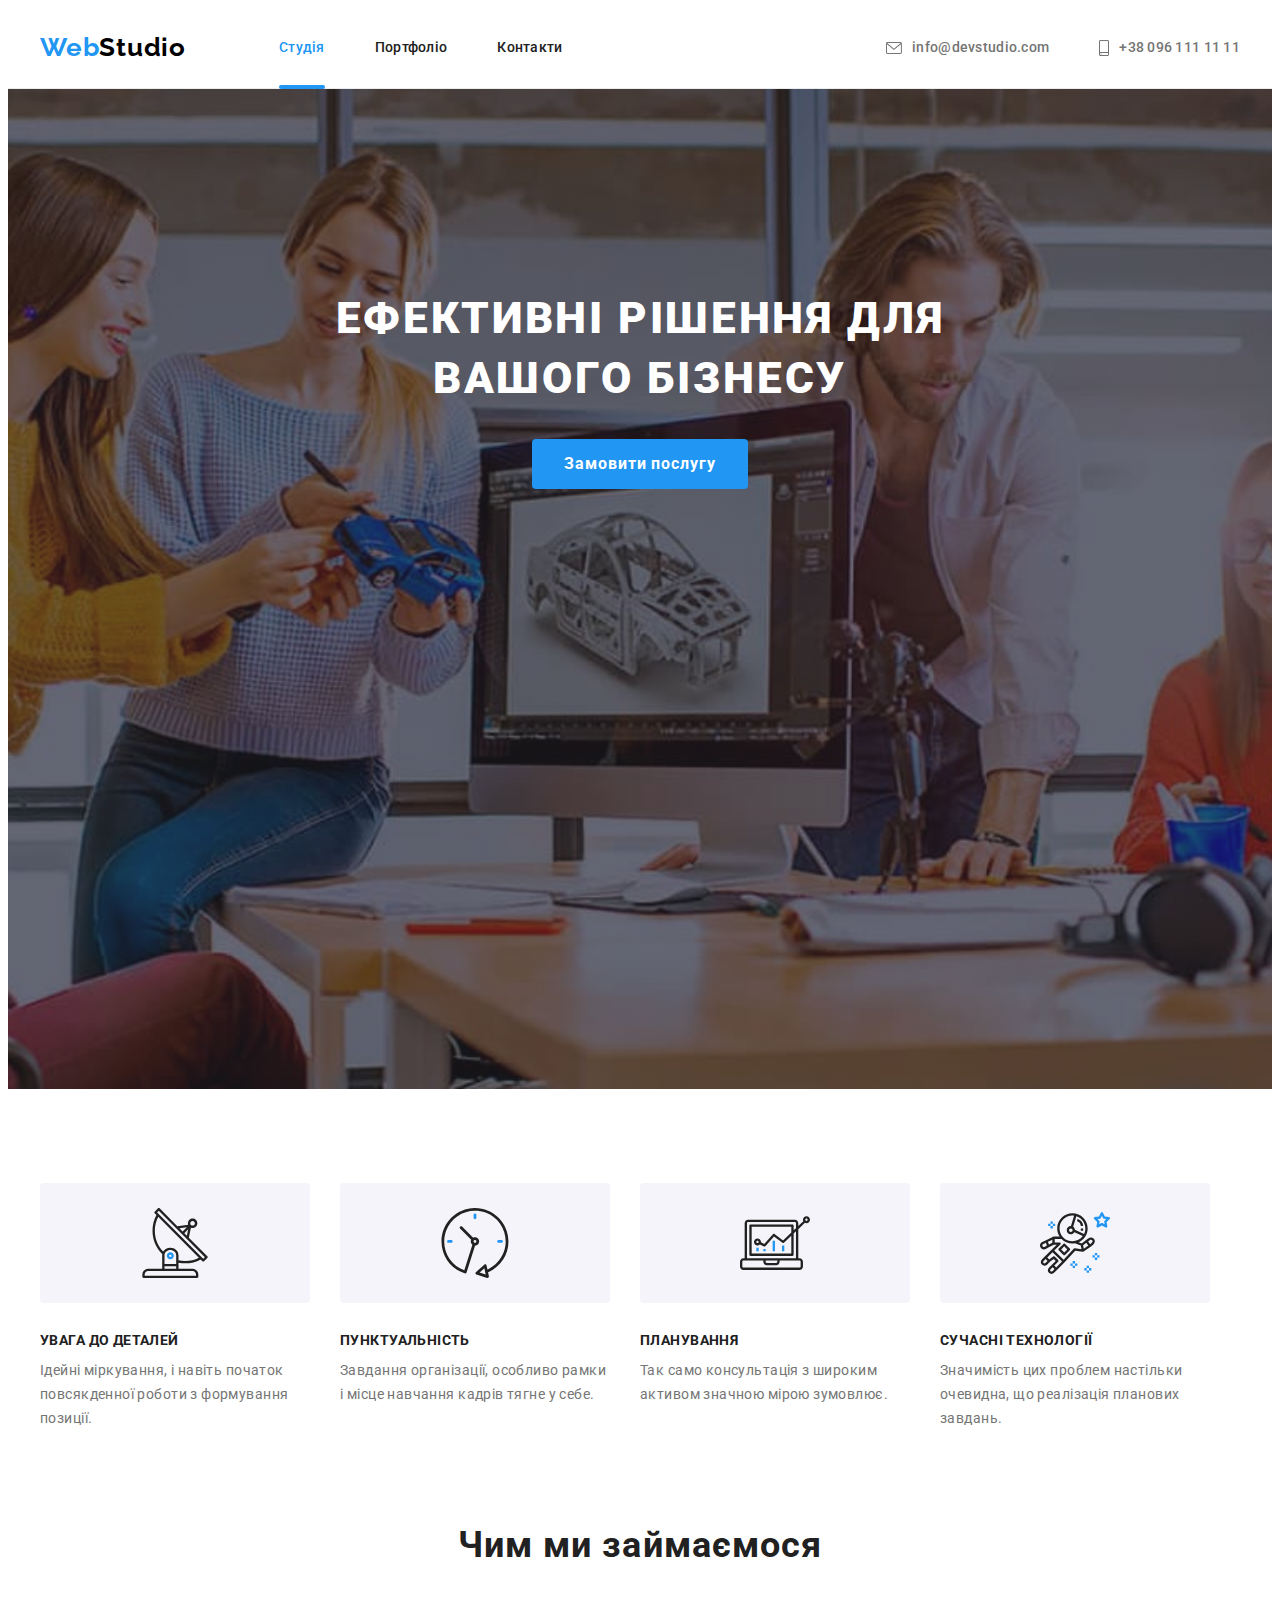
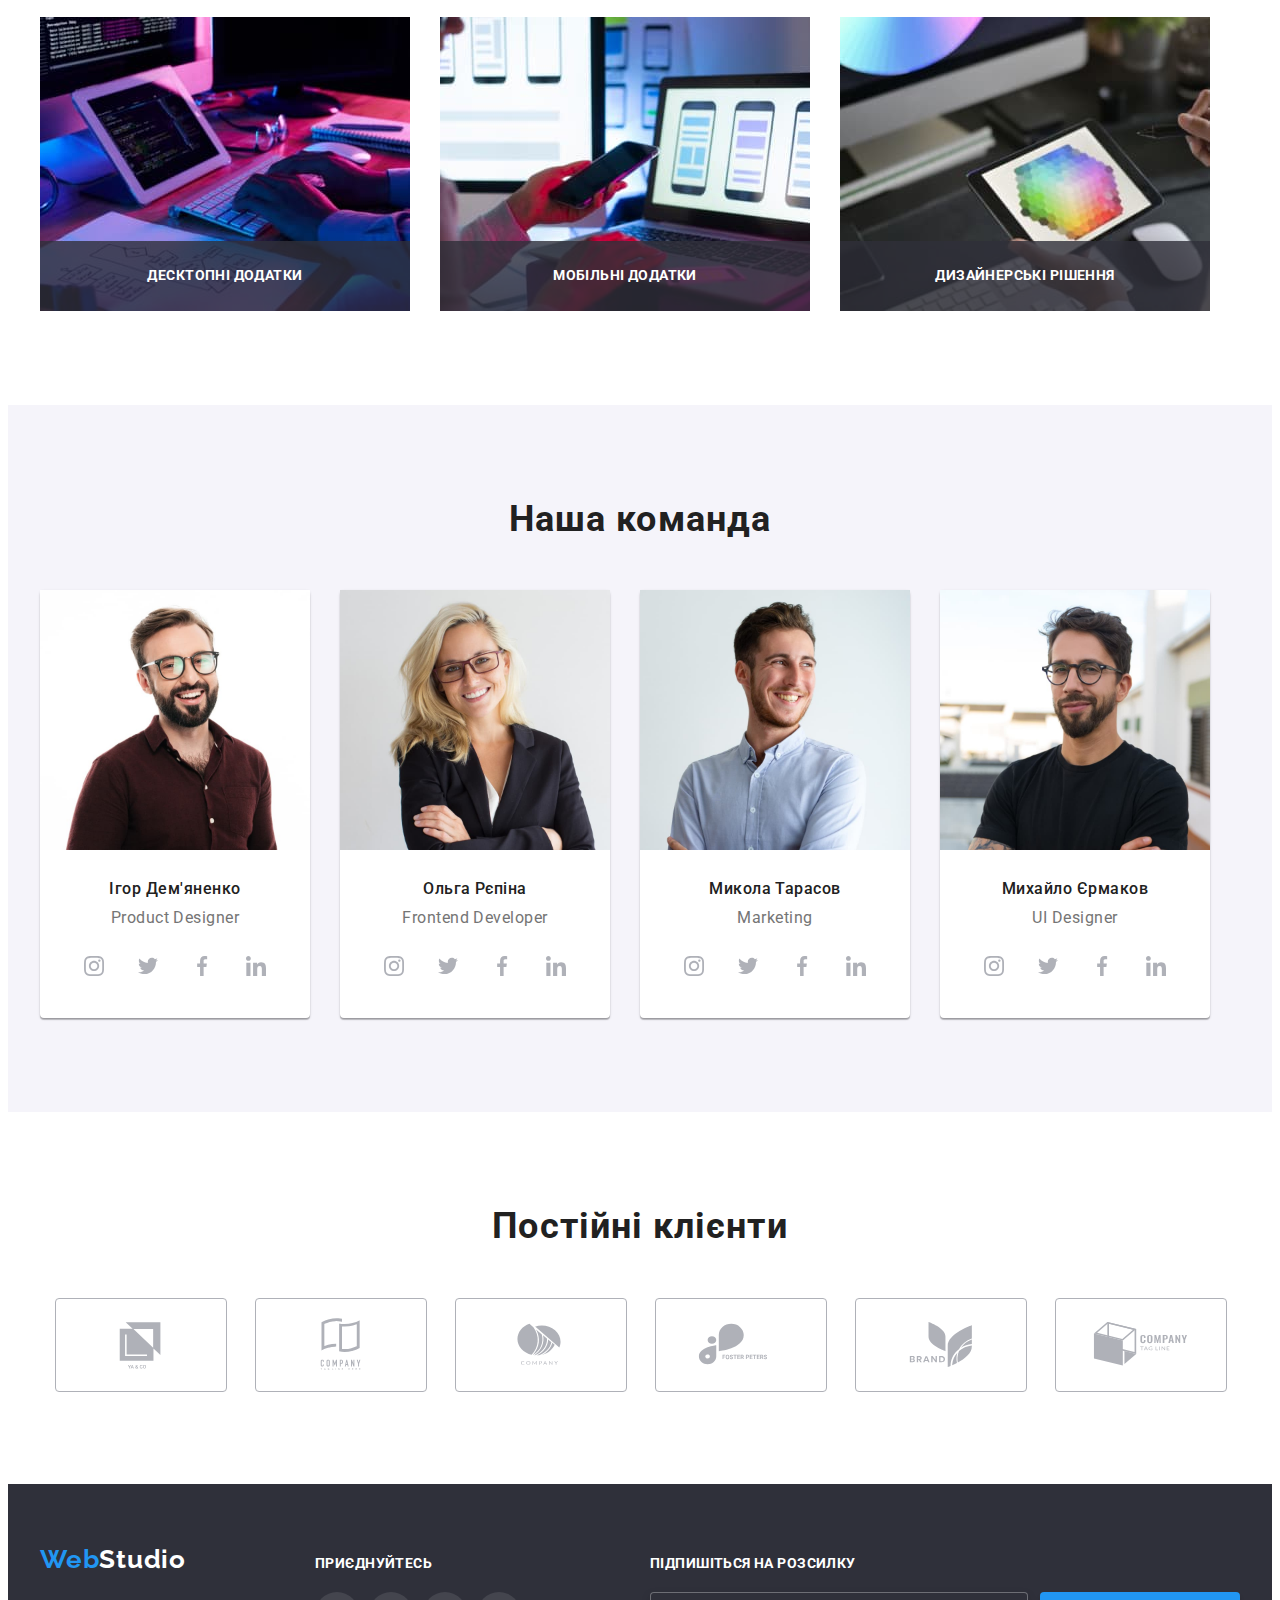
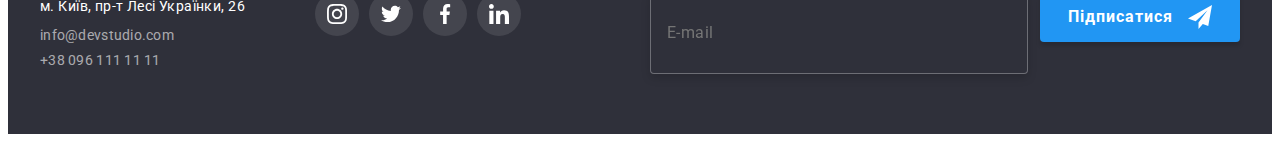
<file: index.html>
<!DOCTYPE html>
<html lang="uk">
  <head>
    <meta charset="UTF-8" />
    <meta http-equiv="X-UA-Compatible" content="IE=edge" />
    <meta name="viewport" content="width=device-width, initial-scale=1.0" />
    <title>Document</title>
    <link rel="preconnect" href="https://fonts.googleapis.com" />
    <link rel="preconnect" href="https://fonts.gstatic.com" crossorigin />
    <link href="https://fonts.googleapis.com/css2?family=Raleway:wght@700&family=Roboto:wght@400;500;700;900&display=swap" rel="stylesheet" />
    <!-- Modern-normalize -->
    <link
      rel="stylesheet"
      href="https://cdnjs.cloudflare.com/ajax/libs/modern-normalize/1.1.0/modern-normalize.min.css"
      integrity="sha512-wpPYUAdjBVSE4KJnH1VR1HeZfpl1ub8YT/NKx4PuQ5NmX2tKuGu6U/JRp5y+Y8XG2tV+wKQpNHVUX03MfMFn9Q=="
      crossorigin="anonymous"
      referrerpolicy="no-referrer"
    />
    <link rel="stylesheet" href="./css/main.min.css" />
    <!-- <link rel="stylesheet" href="./css/styles.css" /> -->
  </head>

  <body>
    <!--Шапка сайта-->
    <header class="header">
      <div class="container header__container">
        <a href="./index.html" class="logo" lang="en"><span class="logo-web">Web</span>Studio</a>
        <nav>
          <ul class="header__list">
            <li class="header__item"><a href="./index.html" class="header__link--act">Студія</a></li>
            <li class="header__item"><a href="./portfolio.html" class="header__link">Портфоліо</a></li>
            <li class="header__item"><a href="" class="header__link">Контакти</a></li>
          </ul>
        </nav>
        <ul class="header-contact">
          <li class="header-contact__item">
            <a href="mailto:info@devstudio.com" class="header-contact__link"
              ><svg class="header-contact__icon" width="16" height="12">
                <use xlink:href="./img/img-dz-four/symbol-defs.svg#email"></use></svg
              >info@devstudio.com</a
            >
          </li>
          <li class="header-contact__item">
            <a href="tel:+380961111111" class="header-contact__link"
              ><svg class="header-contact__icon" width="10" height="16">
                <use xlink:href="./img/img-dz-four/symbol-defs.svg#phone"></use></svg
              >+38 096 111 11 11</a
            >
          </li>
        </ul>
      </div>
    </header>
    <!-- Секция герой -->
    <main class="main-studio">
      <section class="hero bg-hero">
        <div class="hero__container">
          <h1 class="hero__slogan">Ефективні рішення для вашого бізнесу</h1>
          <button class="hero__button" name="choise" value="mainbutton" type="button" data-modal-open>Замовити послугу</button>
        </div>
        <!-- МОДАЛЬНОЕ ОКНО -->
        <div class="backdrop is-hidden" data-modal>
          <div class="modal">
            <button type="button" class="modal__btn" data-modal-close>
              <svg class="modal-btn__icon" width="18" height="18">
                <use xlink:href="./img/img-dz-four/symbol-defs.svg#close"></use>
              </svg>
            </button>
            <form class="register-form" name="register-form">
              <strong class="register-form__heading">Залиште свої дані, ми вам передзвонимо</strong>

              <div class="register-form__group" role="group">
                <label class="register-form__label">
                  <span class="register-form__name">Ім'я</span>
                  <input class="register-form__input" type="text" name="text" />
                  <svg class="register-form__icon" width="18" height="18">
                    <use href="./img/img-dz-four/symbol-defs.svg#icon-man"></use>
                  </svg>
                </label>

                <label class="register-form__label">
                  <span class="register-form__name">Телефон</span>
                  <input class="register-form__input" type="tel" name="tel" />
                  <svg class="register-form__icon" width="18" height="18">
                    <use href="./img/img-dz-four/symbol-defs.svg#icon-phone-black"></use>
                  </svg>
                </label>

                <label class="register-form__label">
                  <span class="register-form__name">Пошта</span>
                  <input class="register-form__input" type="email" name="email" />
                  <svg class="register-form__icon" width="18" height="18">
                    <use href="./img/img-dz-four/symbol-defs.svg#icon-email-black"></use>
                  </svg>
                </label>

                <label class="register-form__label">
                  <span class="register-form__title">Коментар</span>
                  <textarea class="register-form__message" name="coment" rows="4" placeholder="Введіть текст"></textarea>
                </label>
              </div>

              <label class="register-form__agreement">
                <input class="register-form__checkbox register-form__visually-hidden" type="checkbox" name="privat" id="privat" />
                <svg class="register-form__agreement-icons" width="18" height="18">
                  <use class="register-form__icon-checked" href="./img/img-dz-four/symbol-defs.svg#icon-icon-check"></use>
                  <use class="register-form__icon-unchecked" href="./img/img-dz-four/symbol-defs.svg#icon-Vector"></use>
                </svg>
                <span class="register-form__desc">Погоджуюся з розсилкою та приймаю <a class="register-form__link" href="#">Умови договору</a></span>
              </label>
              <button class="register-form__btn" type="submit">Відправити</button>
            </form>
          </div>
        </div>
      </section>
      <section class="feature">
        <div class="container">
          <h2 class="feature__hiden-txt">особливості</h2>
          <ul class="feature__list">
            <li class="feature__item">
              <div class="feature__directions-link">
                <svg class="feature__directions-icon" width="70" height="70">
                  <use xlink:href="./img/img-dz-four/symbol-defs.svg#antenna"></use>
                </svg>
              </div>
              <h3 class="feature__title">Увага до деталей</h3>
              <p class="feature__txt">Ідейні міркування, і навіть початок повсякденної роботи з формування позиції.</p>
            </li>
            <li class="feature__item">
              <div class="feature__directions-link">
                <svg class="feature__directions-icon" width="70" height="70">
                  <use xlink:href="./img/img-dz-four/symbol-defs.svg#clock"></use>
                </svg>
              </div>
              <h3 class="feature__title">Пунктуальність</h3>
              <p class="feature__txt">Завдання організації, особливо рамки і місце навчання кадрів тягне у себе.</p>
            </li>
            <li class="feature__item">
              <div class="feature__directions-link">
                <svg class="feature__directions-icon" width="70" height="70">
                  <use xlink:href="./img/img-dz-four/symbol-defs.svg#diagram"></use>
                </svg>
              </div>
              <h3 class="feature__title">Планування</h3>
              <p class="feature__txt">Так само консультація з широким активом значною мірою зумовлює.</p>
            </li>
            <li class="feature__item">
              <div class="feature__directions-link">
                <svg class="feature__directions-icon" width="70" height="70">
                  <use xlink:href="./img/img-dz-four/symbol-defs.svg#astronaut"></use>
                </svg>
              </div>
              <h3 class="feature__title">Сучасні технології</h3>
              <p class="feature__txt">Значимість цих проблем настільки очевидна, що реалізація планових завдань.</p>
            </li>
          </ul>
        </div>
      </section>
      <section class="services">
        <div class="container">
          <h2 class="services__title">Чим ми займаємося</h2>
          <ul class="services__list">
            <li class="services__item">
              <div class="services__box-imgtext">
                <img src="./img/a.jpg" class="services__works-foto" alt="чоловічі руки пишуть код" width="370" height="294" />
                <p class="services__imgtext">Десктопні додатки</p>
              </div>
            </li>
            <li class="services__item">
              <div class="services__box-imgtext">
                <img src="./img/b.jpg" class="services__works-foto" alt="жіночі руки тримають телефон" width="370" height="294" />
                <p class="services__imgtext">Мобільні додатки</p>
              </div>
            </li>
            <li class="services__item">
              <div class="services__box-imgtext">
                <img src="./img/c.jpg" class="services__works-foto" alt="жіночі руки тримають планшет та малюють на ньому" width="370" height="294" />
                <p class="services__imgtext">Дизайнерські рішення</p>
              </div>
            </li>
          </ul>
        </div>
      </section>
      <section class="team">
        <div class="container">
          <h3 class="team__title">Наша команда</h3>
          <ul class="team__list">
            <li class="team__item">
              <img src="./img/img3.jpg" class="team__foto" alt="світловолосий чоловік в окулярах та червоній сорочці" width="270" height="260" />
              <div class="team__box">
                <h3 class="team__works-name">Ігор Дем'яненко</h3>
                <p class="team__works-profession" lang="en">Product Designer</p>
                <ul class="team__socnet-list">
                  <li class="team__socnet-item">
                    <a class="team__socnet-link" href="#">
                      <svg class="team__socnet-icon" width="20" height="20">
                        <use href="./img/img-dz-four/symbol-defs.svg#instagram"></use>
                      </svg>
                    </a>
                  </li>
                  <li class="team__socnet-item">
                    <a class="team__socnet-link" href="#">
                      <svg class="team__socnet-icon" width="20" height="20">
                        <use href="./img/img-dz-four/symbol-defs.svg#twitter"></use>
                      </svg>
                    </a>
                  </li>
                  <li class="team__socnet-item">
                    <a class="team__socnet-link" href="#">
                      <svg class="team__socnet-icon" width="20" height="20">
                        <use href="./img/img-dz-four/symbol-defs.svg#facebook"></use>
                      </svg>
                    </a>
                  </li>
                  <li class="team__socnet-item">
                    <a class="team__socnet-link" href="#">
                      <svg class="team__socnet-icon" width="20" height="20">
                        <use href="./img/img-dz-four/symbol-defs.svg#linkedin"></use>
                      </svg>
                    </a>
                  </li>
                </ul>
              </div>
            </li>
            <li class="team__item">
              <img src="./img/img4.jpg" class="team__foto" alt="світловолоса жінка в окулярах та чорному жакеті" width="270" height="260" />
              <div class="team__box">
                <h3 class="team__works-name">Ольга Рєпіна</h3>
                <p class="team__works-profession" lang="en">Frontend Developer</p>
                <ul class="team__socnet-list">
                  <li class="team__socnet-item">
                    <a class="team__socnet-link" href="#">
                      <svg class="team__socnet-icon" width="20" height="20">
                        <use href="./img/img-dz-four/symbol-defs.svg#instagram"></use>
                      </svg>
                    </a>
                  </li>
                  <li class="team__socnet-item">
                    <a class="team__socnet-link" href="#">
                      <svg class="team__socnet-icon" width="20" height="20">
                        <use href="./img/img-dz-four/symbol-defs.svg#twitter"></use>
                      </svg>
                    </a>
                  </li>
                  <li class="team__socnet-item">
                    <a class="team__socnet-link" href="#">
                      <svg class="team__socnet-icon" width="20" height="20">
                        <use href="./img/img-dz-four/symbol-defs.svg#facebook"></use>
                      </svg>
                    </a>
                  </li>
                  <li class="team__socnet-item">
                    <a class="team__socnet-link" href="#">
                      <svg class="team__socnet-icon" width="20" height="20">
                        <use href="./img/img-dz-four/symbol-defs.svg#linkedin"></use>
                      </svg>
                    </a>
                  </li>
                </ul>
              </div>
            </li>
            <li class="team__item">
              <img src="./img/img5.jpg" class="team__foto" alt="світловолосий чоловік в білій сорочці" width="270" height="260" />
              <div class="team__box">
                <h3 class="team__works-name">Микола Тарасов</h3>
                <p class="team__works-profession" lang="en">Marketing</p>
                <ul class="team__socnet-list">
                  <li class="team__socnet-item">
                    <a class="team__socnet-link" href="#">
                      <svg class="team__socnet-icon" width="20" height="20">
                        <use href="./img/img-dz-four/symbol-defs.svg#instagram"></use>
                      </svg>
                    </a>
                  </li>
                  <li class="team__socnet-item">
                    <a class="team__socnet-link" href="#">
                      <svg class="team__socnet-icon" width="20" height="20">
                        <use href="./img/img-dz-four/symbol-defs.svg#twitter"></use>
                      </svg>
                    </a>
                  </li>
                  <li class="team__socnet-item">
                    <a class="team__socnet-link" href="#">
                      <svg class="team__socnet-icon" width="20" height="20">
                        <use href="./img/img-dz-four/symbol-defs.svg#facebook"></use>
                      </svg>
                    </a>
                  </li>
                  <li class="team__socnet-item">
                    <a class="team__socnet-link" href="#">
                      <svg class="team__socnet-icon" width="20" height="20">
                        <use href="./img/img-dz-four/symbol-defs.svg#linkedin"></use>
                      </svg>
                    </a>
                  </li>
                </ul>
              </div>
            </li>
            <li class="team__item">
              <img src="./img/img6.jpg" class="team__foto" alt="темноволосий чоловік в окулярах та чорній сорочці" width="270" height="260" />
              <div class="team__box">
                <h3 class="team__works-name">Михайло Єрмаков</h3>
                <p class="team__works-profession" lang="en">UI Designer</p>
                <ul class="team__socnet-list">
                  <li class="team__socnet-item">
                    <a class="team__socnet-link" href="#">
                      <svg class="team__socnet-icon" width="20" height="20">
                        <use href="./img/img-dz-four/symbol-defs.svg#instagram"></use>
                      </svg>
                    </a>
                  </li>
                  <li class="team__socnet-item">
                    <a class="team__socnet-link" href="#">
                      <svg class="team__socnet-icon" width="20" height="20">
                        <use href="./img/img-dz-four/symbol-defs.svg#twitter"></use>
                      </svg>
                    </a>
                  </li>
                  <li class="team__socnet-item">
                    <a class="team__socnet-link" href="#">
                      <svg class="team__socnet-icon" width="20" height="20">
                        <use href="./img/img-dz-four/symbol-defs.svg#facebook"></use>
                      </svg>
                    </a>
                  </li>
                  <li class="team__socnet-item">
                    <a class="team__socnet-link" href="#">
                      <svg class="team__socnet-icon" width="20" height="20">
                        <use href="./img/img-dz-four/symbol-defs.svg#linkedin"></use>
                      </svg>
                    </a>
                  </li>
                </ul>
              </div>
            </li>
          </ul>
        </div>
      </section>
      <section class="client">
        <div class="container">
          <h3 class="client__title">Постійні клієнти</h3>
          <ul class="client__list">
            <li class="client__item">
              <a class="client__link" href="#"
                ><svg class="client__logo" width="106" height="60">
                  <use href="./img/img-dz-four/symbol-defs.svg#Logo1"></use></svg
              ></a>
            </li>
            <li class="client__item">
              <a class="client__link" href="#"
                ><svg class="client__logo" width="106" height="60">
                  <use href="./img/img-dz-four/symbol-defs.svg#Logo2"></use></svg
              ></a>
            </li>
            <li class="client__item">
              <a class="client__link" href="#"
                ><svg class="client__logo" width="106" height="60">
                  <use href="./img/img-dz-four/symbol-defs.svg#Logo3"></use></svg
              ></a>
            </li>
            <li class="client__item">
              <a class="client__link" href="#"
                ><svg class="client__logo" width="106" height="60">
                  <use href="./img/img-dz-four/symbol-defs.svg#Logo4"></use></svg
              ></a>
            </li>
            <li class="client__item">
              <a class="client__link" href="#"
                ><svg class="client__logo" width="106" height="60">
                  <use href="./img/img-dz-four/symbol-defs.svg#Logo5"></use></svg
              ></a>
            </li>
            <li class="client__item">
              <a class="client__link" href="#"
                ><svg class="client__logo" width="106" height="60">
                  <use href="./img/img-dz-four/symbol-defs.svg#Logo6"></use></svg
              ></a>
            </li>
          </ul>
        </div>
      </section>
    </main>

    <footer class="footer">
      <div class="container footer__container">
        <div>
          <a href="./index.html" class="footer__logo" lang="en"><span class="logo-web">Web</span>Studio</a>
          <address class="footer__address">
            <ul class="footer__list">
              <li class="footer__item"><a href="" class="footer__map">м. Київ, пр-т Лесі Українки, 26</a></li>
              <li class="footer__item"><a href="mailto:info@devstudio.com" class="footer__contact">info@devstudio.com</a></li>
              <li class="footer__item"><a href="tel:+380961111111" class="footer__contact">+38 096 111 11 11</a></li>
            </ul>
          </address>
        </div>
        <div class="footer__goin">
          <p class="footer__title">приєднуйтесь</p>
          <ul class="footer__soc-list">
            <li class="footer__soc-item">
              <a href="#" class="footer__soc-link">
                <svg class="footer__soc-icon" width="20" height="20">
                  <use xlink:href="./img/img-dz-four/symbol-defs.svg#instagram"></use>
                </svg>
              </a>
            </li>
            <li class="footer__soc-item">
              <a href="#" class="footer__soc-link">
                <svg class="footer__soc-icon" width="20" height="20">
                  <use xlink:href="./img/img-dz-four/symbol-defs.svg#twitter"></use>
                </svg>
              </a>
            </li>
            <li class="footer__soc-item">
              <a href="#" class="footer__soc-link">
                <svg class="footer__soc-icon" width="20" height="20">
                  <use xlink:href="./img/img-dz-four/symbol-defs.svg#facebook"></use>
                </svg>
              </a>
            </li>
            <li class="footer__soc-item">
              <a href="#" class="footer__soc-link">
                <svg class="footer__soc-icon" width="20" height="20">
                  <use xlink:href="./img/img-dz-four/symbol-defs.svg#linkedin"></use>
                </svg>
              </a>
            </li>
          </ul>
        </div>
        <div class="footer__subscribe">
          <p class="footer__subscribe-title">Підпишіться на розсилку</p>
          <form action="#" class="footer__subscribe-form">
            <input type="email" name="email" class="footer__subscribe-email" placeholder="E-mail" />
            <button type="submit" class="footer__subscribe-button">
              Підписатися<svg width="24" height="24" class="footer__subscribe-img">
                <use xlink:href="./img/img-dz-four/symbol-defs.svg#icon-icon-send"></use>
              </svg>
            </button>
          </form>
        </div>
      </div>
    </footer>
    <script src="./js/modal.js"></script>
  </body>
</html>
</file>
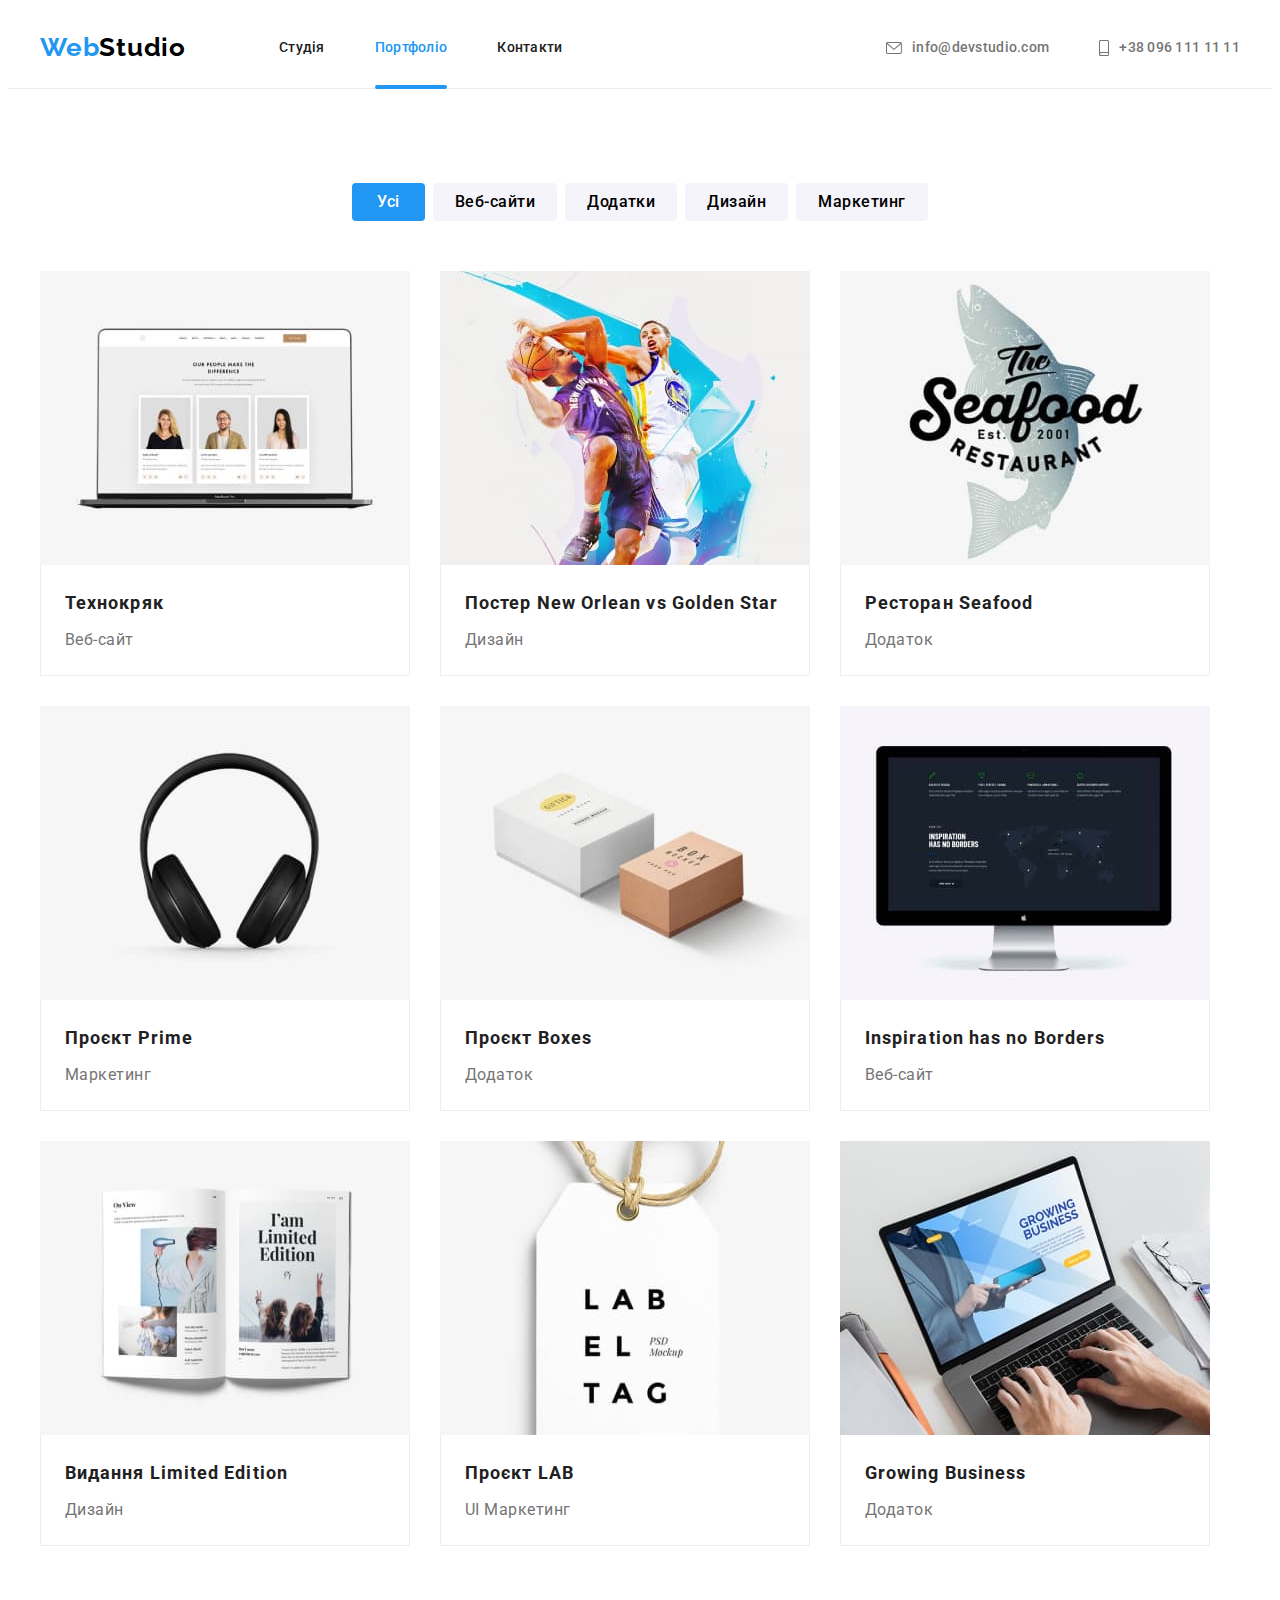
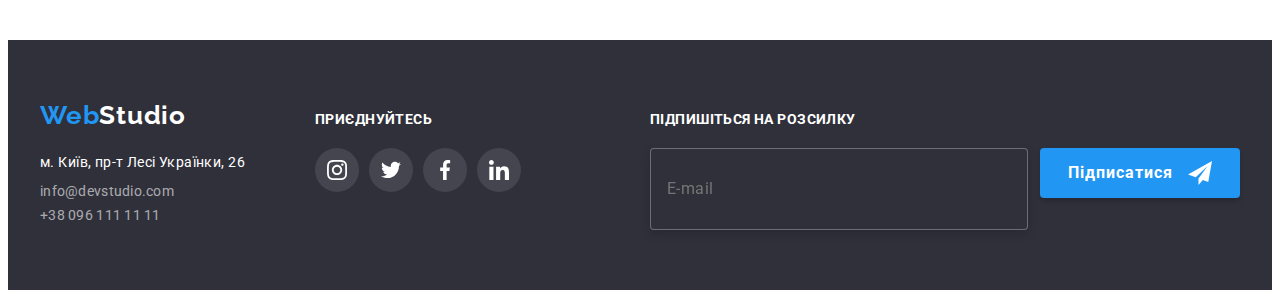
<file: portfolio.html>
<!DOCTYPE html>
<html lang="uk">
  <head>
    <meta charset="UTF-8" />
    <meta http-equiv="X-UA-Compatible" content="IE=edge" />
    <meta name="viewport" content="width=device-width, initial-scale=1.0" />
    <title>Document</title>
    <link rel="preconnect" href="https://fonts.googleapis.com" />
    <link rel="preconnect" href="https://fonts.gstatic.com" crossorigin />
    <link href="https://fonts.googleapis.com/css2?family=Raleway:wght@700&family=Roboto:wght@400;500;700;900&display=swap" rel="stylesheet" />
    <!-- Modern-normalize -->
    <link
      rel="stylesheet"
      href="https://cdnjs.cloudflare.com/ajax/libs/modern-normalize/1.1.0/modern-normalize.min.css"
      integrity="sha512-wpPYUAdjBVSE4KJnH1VR1HeZfpl1ub8YT/NKx4PuQ5NmX2tKuGu6U/JRp5y+Y8XG2tV+wKQpNHVUX03MfMFn9Q=="
      crossorigin="anonymous"
      referrerpolicy="no-referrer"
    />
    <link rel="stylesheet" href="./css/main.min.css" />
    <!-- <link rel="stylesheet" href="./css/styles.css" /> -->
  </head>

  <body>
    <!--Шапка сайта-->
    <header class="header">
      <div class="container header__container">
        <a href="./index.html" class="logo" lang="en"><span class="logo-web">Web</span>Studio</a>
        <nav>
          <ul class="header__list">
            <li class="header__item"><a href="./index.html" class="header__link">Студія</a></li>
            <li class="header__item"><a href="./portfolio.html" class="header__link--act">Портфоліо</a></li>
            <li class="header__item"><a href="" class="header__link">Контакти</a></li>
          </ul>
        </nav>
        <ul class="header-contact">
          <li class="header-contact__item">
            <a href="mailto:info@devstudio.com" class="header-contact__link"
              ><svg class="header-contact__icon" width="16" height="12">
                <use xlink:href="./img/img-dz-four/symbol-defs.svg#email"></use></svg
              >info@devstudio.com</a
            >
          </li>
          <li class="header-contact__item">
            <a href="tel:+380961111111" class="header-contact__link"
              ><svg class="header-contact__icon" width="10" height="16">
                <use xlink:href="./img/img-dz-four/symbol-defs.svg#phone"></use></svg
              >+38 096 111 11 11</a
            >
          </li>
        </ul>
      </div>
    </header>
    <main class="main-portfolio">
      <section class="portfolio">
        <div class="container">
          <h1 class="portfolio__hidden-txt">наші послуги</h1>
          <ul class="portfolio__list">
            <li class="portfolio__item"><button class="portfolio__button--act" name="choise" value="mainbutton" type="button">Усі</button></li>
            <li class="portfolio__item"><button class="portfolio__button" name="choise" value="mainbutton" type="button">Веб-сайти</button></li>
            <li class="portfolio__item"><button class="portfolio__button" name="choise" value="mainbutton" type="button">Додатки</button></li>
            <li class="portfolio__item"><button class="portfolio__button" name="choise" value="mainbutton" type="button">Дизайн</button></li>
            <li class="portfolio__item"><button class="portfolio__button" name="choise" value="mainbutton" type="button">Маркетинг</button></li>
          </ul>
          <ul class="portfolio__card-list">
            <li class="portfolio__card-item">
              <a class="portfolio__card-link" href="#">
                <div class="portfolio__card-position">
                  <img src="./img/img-portfolio/1.jpg" class="portfolio__card-foto" alt="фото трьох людей" width="370" height="294" />
                  <p class="portfolio__text">
                    Ресурс пропонує комплексні пропозиції з різним рівнем функціоналу та сервісів. Все це дозволить відвідувачу отримати вичерпні відомості про компанію чи приватну особу.
                  </p>
                </div>
                <div class="portfolio__card-board">
                  <h2 class="portfolio__card-title">Технокряк</h2>
                  <p class="portfolio__card-text">Веб-сайт</p>
                </div>
              </a>
            </li>
            <li class="portfolio__card-item">
              <a class="portfolio__card-link" href="#">
                <div class="portfolio__card-position">
                  <img src="./img/img-portfolio/2.jpg" class="portfolio__card-foto" alt="два баскетлолиста" width="370" height="294" />
                  <p class="portfolio__text">
                    Ресурс пропонує комплексні пропозиції з різним рівнем функціоналу та сервісів. Все це дозволить відвідувачу отримати вичерпні відомості про компанію чи приватну особу.
                  </p>
                </div>
                <div class="portfolio__card-board">
                  <h2 class="portfolio__card-title">Постер <span lang="en">New Orlean vs Golden Star</span></h2>
                  <p class="portfolio__card-text">Дизайн</p>
                </div>
              </a>
            </li>
            <li class="portfolio__card-item">
              <a class="portfolio__card-link" href="#">
                <div class="portfolio__card-position">
                  <img src="./img/img-portfolio/3.jpg" class="portfolio__card-foto" alt="логотіп ресторану" width="370" height="294" />
                  <p class="portfolio__text">
                    Ресурс пропонує комплексні пропозиції з різним рівнем функціоналу та сервісів. Все це дозволить відвідувачу отримати вичерпні відомості про компанію чи приватну особу.
                  </p>
                </div>
                <div class="portfolio__card-board">
                  <h2 class="portfolio__card-title">Ресторан <span lang="en">Seafood</span></h2>
                  <p class="portfolio__card-text">Додаток</p>
                </div>
              </a>
            </li>
            <li class="portfolio__card-item">
              <a class="portfolio__card-link" href="#">
                <div class="portfolio__card-position">
                  <img src="./img/img-portfolio/4.jpg" class="portfolio__card-foto" alt="навушники" width="370" height="294" />
                  <p class="portfolio__text">
                    Ресурс пропонує комплексні пропозиції з різним рівнем функціоналу та сервісів. Все це дозволить відвідувачу отримати вичерпні відомості про компанію чи приватну особу.
                  </p>
                </div>
                <div class="portfolio__card-board">
                  <h2 class="portfolio__card-title">Проєкт <span lang="en">Prime</span></h2>
                  <p class="portfolio__card-text">Маркетинг</p>
                </div>
              </a>
            </li>
            <li class="portfolio__card-item">
              <a class="portfolio__card-link" href="#">
                <div class="portfolio__card-position">
                  <img src="./img/img-portfolio/5.jpg" class="portfolio__card-foto" alt="дві коробки" width="370" height="294" />
                  <p class="portfolio__text">
                    Ресурс пропонує комплексні пропозиції з різним рівнем функціоналу та сервісів. Все це дозволить відвідувачу отримати вичерпні відомості про компанію чи приватну особу.
                  </p>
                </div>
                <div class="portfolio__card-board">
                  <h2 class="portfolio__card-title">Проєкт <span lang="en">Boxes</span></h2>
                  <p class="portfolio__card-text">Додаток</p>
                </div>
              </a>
            </li>
            <li class="portfolio__card-item">
              <a class="portfolio__card-link" href="#">
                <div class="portfolio__card-position">
                  <img src="./img/img-portfolio/6.jpg" class="portfolio__card-foto" alt="монітор компьютера" width="370" height="294" />
                  <p class="portfolio__text">
                    Ресурс пропонує комплексні пропозиції з різним рівнем функціоналу та сервісів. Все це дозволить відвідувачу отримати вичерпні відомості про компанію чи приватну особу.
                  </p>
                </div>
                <div class="portfolio__card-board">
                  <h2 class="portfolio__card-title" lang="en">Inspiration has no Borders</h2>
                  <p class="portfolio__card-text">Веб-сайт</p>
                </div>
              </a>
            </li>
            <li class="portfolio__card-item">
              <a class="portfolio__card-link" href="#">
                <div class="portfolio__card-position">
                  <img src="./img/img-portfolio/7.jpg" class="portfolio__card-foto" alt="розгорнута книга" width="370" height="294" />
                  <p class="portfolio__text">
                    Ресурс пропонує комплексні пропозиції з різним рівнем функціоналу та сервісів. Все це дозволить відвідувачу отримати вичерпні відомості про компанію чи приватну особу.
                  </p>
                </div>
                <div class="portfolio__card-board">
                  <h2 class="portfolio__card-title">Видання <span lang="en">Limited Edition</span></h2>
                  <p class="portfolio__card-text">Дизайн</p>
                </div>
              </a>
            </li>
            <li class="portfolio__card-item">
              <a class="portfolio__card-link" href="#">
                <div class="portfolio__card-position">
                  <img src="./img/img-portfolio/8.jpg" class="portfolio__card-foto" alt="етикетка" width="370" height="294" />
                  <p class="portfolio__text">
                    Ресурс пропонує комплексні пропозиції з різним рівнем функціоналу та сервісів. Все це дозволить відвідувачу отримати вичерпні відомості про компанію чи приватну особу.
                  </p>
                </div>
                <div class="portfolio__card-board">
                  <h2 class="portfolio__card-title">Проєкт <span lang="en">LAB</span></h2>
                  <p class="portfolio__card-text">UI Маркетинг</p>
                </div>
              </a>
            </li>
            <li class="portfolio__card-item">
              <a class="portfolio__card-link" href="#">
                <div class="portfolio__card-position">
                  <img src="./img/img-portfolio/9.jpg" class="portfolio__card-foto" alt="чоловічі руки працюють за ноутбуком" width="370" height="294" />
                  <p class="portfolio__text">
                    Ресурс пропонує комплексні пропозиції з різним рівнем функціоналу та сервісів. Все це дозволить відвідувачу отримати вичерпні відомості про компанію чи приватну особу.
                  </p>
                </div>
                <div class="portfolio__card-board">
                  <h2 class="portfolio__card-title" lang="en">Growing Business</h2>
                  <p class="portfolio__card-text">Додаток</p>
                </div>
              </a>
            </li>
          </ul>
        </div>
      </section>
    </main>
    <footer class="footer">
      <div class="container footer__container">
        <div>
          <a href="./index.html" class="footer__logo" lang="en"><span class="logo-web">Web</span>Studio</a>
          <address class="footer__address">
            <ul class="footer__list">
              <li class="footer__item"><a href="" class="footer__map">м. Київ, пр-т Лесі Українки, 26</a></li>
              <li class="footer__item"><a href="mailto:info@devstudio.com" class="footer__contact">info@devstudio.com</a></li>
              <li class="footer__item"><a href="tel:+380961111111" class="footer__contact">+38 096 111 11 11</a></li>
            </ul>
          </address>
        </div>
        <div class="footer__goin">
          <p class="footer__title">приєднуйтесь</p>
          <ul class="footer__soc-list">
            <li class="footer__soc-item">
              <a href="#" class="footer__soc-link">
                <svg class="footer__soc-icon" width="20" height="20">
                  <use xlink:href="./img/img-dz-four/symbol-defs.svg#instagram"></use>
                </svg>
              </a>
            </li>
            <li class="footer__soc-item">
              <a href="#" class="footer__soc-link">
                <svg class="footer__soc-icon" width="20" height="20">
                  <use xlink:href="./img/img-dz-four/symbol-defs.svg#twitter"></use>
                </svg>
              </a>
            </li>
            <li class="footer__soc-item">
              <a href="#" class="footer__soc-link">
                <svg class="footer__soc-icon" width="20" height="20">
                  <use xlink:href="./img/img-dz-four/symbol-defs.svg#facebook"></use>
                </svg>
              </a>
            </li>
            <li class="footer__soc-item">
              <a href="#" class="footer__soc-link">
                <svg class="footer__soc-icon" width="20" height="20">
                  <use xlink:href="./img/img-dz-four/symbol-defs.svg#linkedin"></use>
                </svg>
              </a>
            </li>
          </ul>
        </div>
        <div class="footer__subscribe">
          <p class="footer__subscribe-title">Підпишіться на розсилку</p>
          <form action="#" class="footer__subscribe-form">
            <input type="email" name="email" class="footer__subscribe-email" placeholder="E-mail" />
            <button type="submit" class="footer__subscribe-button">
              Підписатися<svg width="24" height="24" class="footer__subscribe-img">
                <use xlink:href="./img/img-dz-four/symbol-defs.svg#icon-icon-send"></use>
              </svg>
            </button>
          </form>
        </div>
      </div>
    </footer>
  </body>
</html>
</file>
<file: css/main.min.css>
body{background-color:#fff;color:#757575;font-family:roboto,sans-serif}ul{list-style:none;margin:0;padding:0}.container{width:1200px;padding-left:15px;padding-right:15px;margin-left:auto;margin-right:auto}h1,h2,h3,h4,h5,h6,p{margin:0}img{display:block;max-width:100%;height:auto}section{padding-top:94px;padding-bottom:94px}.header{background-color:#fff;border-bottom:1px solid #ececec}.header__container{display:-webkit-box;display:-ms-flexbox;display:flex;-webkit-box-align:center;-ms-flex-align:center;align-items:center}nav{display:-webkit-box;display:-ms-flexbox;display:flex;-webkit-box-pack:center;-ms-flex-pack:center;justify-content:center}.header__item{margin-right:50px}.header__item:last-child{margin-right:0}.logo{padding-top:24px;padding-bottom:25px;display:-webkit-inline-box;display:-ms-inline-flexbox;display:inline-flex;margin-right:93px;font-family:Raleway;font-size:26px;font-weight:700;line-height:1.19;letter-spacing:.03em;color:#000;text-decoration:none}.logo-web{color:#2196f3}.header__list{display:-webkit-box;display:-ms-flexbox;display:flex;-webkit-box-orient:horizontal;-webkit-box-direction:normal;-ms-flex-direction:row;flex-direction:row}.header__link,.header__link--act{display:inline-block;padding-top:32px;padding-bottom:32px;font-size:14px;font-weight:500;line-height:1.14;letter-spacing:.02em;color:#212121;text-decoration:none;-webkit-transition:color 250ms cubic-bezier(0.4, 0, 0.2, 1);transition:color 250ms cubic-bezier(0.4, 0, 0.2, 1)}.header__link:hover,.header__link--act:hover,.header__link:focus,.header__link--act:focus{color:#2196f3}.header__link--act{color:#2196f3;position:relative}.header__link--act:hover,.header__link--act:focus{color:#2196f3}.header__link--act::after{content:"";position:absolute;bottom:-1px;left:0;display:block;width:100%;height:4px;background-color:#2196f3;border-radius:2px}.header-contact{margin-left:auto;display:-webkit-box;display:-ms-flexbox;display:flex;-webkit-box-orient:horizontal;-webkit-box-direction:normal;-ms-flex-direction:row;flex-direction:row}.header-contact__item{margin-right:50px}.header-contact__item:last-child{margin-right:0}.header-contact__link{display:-webkit-box;display:-ms-flexbox;display:flex;-webkit-box-align:center;-ms-flex-align:center;align-items:center;padding-top:32px;padding-bottom:32px;font-size:14px;font-weight:500;line-height:1.14;letter-spacing:.02em;color:#757575;text-decoration:none;-webkit-transition:color 250ms cubic-bezier(0.4, 0, 0.2, 1);transition:color 250ms cubic-bezier(0.4, 0, 0.2, 1)}.header-contact__link:hover,.header-contact__link:focus{color:#2196f3}.header-contact__link:hover .header-contact__icon,.header-contact__link:focus .header-contact__icon{fill:#2196f3}.header-contact__icon{fill:#757575;margin-right:10px;-webkit-transition:fill 250ms cubic-bezier(0.4, 0, 0.2, 1);transition:fill 250ms cubic-bezier(0.4, 0, 0.2, 1)}.hero{padding-top:200px;padding-bottom:200px}.hero>.hero__container{text-align:center;width:700px;padding-left:15px;padding-right:15px;margin-left:auto;margin-right:auto}.bg-hero{max-width:1600px;min-height:600px;margin-left:auto;margin-right:auto;background-image:-webkit-gradient(linear, left top, right top, from(rgba(47, 48, 58, 0.4)), to(rgba(47, 48, 58, 0.4))),url(../img/img-dz-four/мм.jpg);background-image:linear-gradient(to right, rgba(47, 48, 58, 0.4), rgba(47, 48, 58, 0.4)),url(../img/img-dz-four/мм.jpg);background-repeat:no-repeat;background-position:center;background-size:cover;background-color:#2f303a}.hero__slogan{font-size:44px;font-weight:900;line-height:1.36;letter-spacing:.06em;margin-bottom:30px;text-transform:uppercase;color:#fff}.hero__button{font-family:inherit;font-size:16px;font-weight:700;line-height:1.87;letter-spacing:.06em;border-radius:4px;padding:10px 32px;display:inline-block;min-width:216px;text-align:center;border:0px;cursor:pointer;color:#fff;background-color:#2196f3;-webkit-transition:background-color 250ms cubic-bezier(0.4, 0, 0.2, 1);transition:background-color 250ms cubic-bezier(0.4, 0, 0.2, 1)}.hero__button:hover,.hero__button:focus{background-color:#188ce8}.backdrop{z-index:5;position:fixed;top:0;left:0;width:100%;height:100%;background:rgba(0,0,0,.2);opacity:1;-webkit-transition:opacity 1400ms linear,visibility 1400ms linear;transition:opacity 1400ms linear,visibility 1400ms linear}.backdrop.is-hidden{opacity:0;visibility:hidden;pointer-events:none}.backdrop.is-hidden .modal{opacity:0;visibility:hidden;pointer-events:none;-webkit-transform:translate(-50%, -50%) scale(1) rotate(0deg);transform:translate(-50%, -50%) scale(1) rotate(0deg);-webkit-transition:opacity 1400ms linear,visibility 1400ms linear;transition:opacity 1400ms linear,visibility 1400ms linear}.modal{z-index:5;position:absolute;top:50%;left:50%;-webkit-transform:translate(-50%, -50%);transform:translate(-50%, -50%);width:528px;height:581px;background:#fff;-webkit-box-shadow:0px 1px 3px rgba(0,0,0,.12),0px 1px 1px rgba(0,0,0,.14),0px 2px 1px rgba(0,0,0,.2);box-shadow:0px 1px 3px rgba(0,0,0,.12),0px 1px 1px rgba(0,0,0,.14),0px 2px 1px rgba(0,0,0,.2);border-radius:4px;-webkit-transition:-webkit-transform 500ms ease-in-out;transition:-webkit-transform 500ms ease-in-out;transition:transform 500ms ease-in-out;transition:transform 500ms ease-in-out, -webkit-transform 500ms ease-in-out;padding:40px}.modal__btn{position:absolute;top:8px;right:8px;display:-webkit-box;display:-ms-flexbox;display:flex;-webkit-box-align:center;-ms-flex-align:center;align-items:center;-webkit-box-pack:center;-ms-flex-pack:center;justify-content:center;width:30px;height:30px;background:#fff;border:1px solid rgba(0,0,0,.1);border-radius:50%;cursor:pointer}.modal__btn>.modal-btn__icon{fill:#000;-webkit-transition:fill 250ms cubic-bezier(0.4, 0, 0.2, 1);transition:fill 250ms cubic-bezier(0.4, 0, 0.2, 1)}.modal__btn:hover .modal-btn__icon,.modal__btn:focus .modal-btn__icon{fill:#2196f3}.register-form__visually-hidden{position:absolute;width:1px;height:1px;margin:-1px;border:0;padding:0;white-space:nowrap;-webkit-clip-path:inset(100%);clip-path:inset(100%);clip:rect(0 0 0 0);overflow:hidden}.register-form__heading{display:block;text-align:center;font-size:20px;margin-bottom:12px;color:#212121;line-height:1.15;letter-spacing:.03em}.register-form__group{margin-bottom:20px}.register-form__label{position:relative;display:block;margin-bottom:10px}.register-form__label:last-child{margin-bottom:0}.register-form__name{display:block;font-size:12px;margin-bottom:4px;line-height:1.1666666667}.register-form__input{width:100%;display:block;height:40px;padding-left:42px;padding-right:42px;border:1px solid rgba(33,33,33,.2);border-radius:4px;outline:rgba(0,0,0,0);-webkit-transition:border-color 400ms;transition:border-color 400ms}.register-form__input:focus,.register-form__input:hover{border-color:#2196f3}.register-form__input:focus~.register-form__icon,.register-form__input:hover~.register-form__icon{fill:#2196f3}.register-form__icon{position:absolute;fill:#212121;top:50%;left:10px;-webkit-transition:fill 400ms;transition:fill 400ms}.register-form__title{display:block;font-size:14px;margin-bottom:4px}.register-form__message{display:block;width:100%;height:120px;padding:18px;font-size:14px;resize:none;outline:rgba(0,0,0,0);border:1px solid rgba(33,33,33,.2);border-radius:4px}.register-form__message::-webkit-input-placeholder{font-size:12px}.register-form__message::-moz-placeholder{font-size:12px}.register-form__message:-ms-input-placeholder{font-size:12px}.register-form__message::-ms-input-placeholder{font-size:12px}.register-form__message::placeholder{font-size:12px}.register-form__message:hover,.register-form__message:focus{border-color:#2196f3}.register-form__agreement{display:-webkit-box;display:-ms-flexbox;display:flex;-webkit-box-align:center;-ms-flex-align:center;align-items:center;-webkit-box-pack:center;-ms-flex-pack:center;justify-content:center;gap:10px;margin-bottom:30px}.register-form__icon-checked{opacity:0;fill:#188ce8;-webkit-transition:opacity 400ms;transition:opacity 400ms}.register-form__checkbox:checked+.register-form__agreement-icons .register-form__icon-checked{opacity:1}.register-form__icon-unchecked{-webkit-transition:opacity 400ms;transition:opacity 400ms}.register-form__checkbox:checked+.register-form__agreement-icons .register-form__icon-unchecked{opacity:0}.register-form__checkbox+.register-form__agreement-icons .register-form__icon-unchecked{-webkit-transition:opacity 250ms cubic-bezier(0.4, 0, 0.2, 1);transition:opacity 250ms cubic-bezier(0.4, 0, 0.2, 1)}.register-form__checkbox:focus+.register-form__agreement-icons .register-form__icon-unchecked{opacity:0}.register-form__checkbox:focus+.register-form__agreement-icons{border-radius:2px;border:2px solid #188ce8}.register-form__checkbox:focus+.register-form__agreement-icons{-webkit-transition:border 250ms cubic-bezier(0.4, 0, 0.2, 1);transition:border 250ms cubic-bezier(0.4, 0, 0.2, 1)}.register-form__desc{font-size:14px;-webkit-user-select:none;-moz-user-select:none;-ms-user-select:none;user-select:none}.register-form__link{color:#2196f3}.register-form__btn{font-family:inherit;font-size:16px;font-weight:700;line-height:1.87;letter-spacing:.06em;border-radius:4px;padding:10px 52px;min-width:200px;min-height:50px;text-align:center;border:0px;cursor:pointer;color:#fff;background-color:#2196f3;-webkit-transition:background-color 250ms cubic-bezier(0.4, 0, 0.2, 1);transition:background-color 250ms cubic-bezier(0.4, 0, 0.2, 1);display:block;margin:0 auto}.register-form__btn:hover,.register-form__btn:focus{background-color:#188ce8}.feature__hiden-txt{position:absolute;width:1px;height:1px;margin:-1px;border:0;padding:0;white-space:nowrap;-webkit-clip-path:inset(100%);clip-path:inset(100%);clip:rect(0 0 0 0);overflow:hidden}.feature__list{display:-webkit-inline-box;display:-ms-inline-flexbox;display:inline-flex}.feature__item{-ms-flex-preferred-size:270px;flex-basis:270px;margin-right:30px}.feature__item:last-child{margin-right:0}.feature__directions-link{display:-webkit-box;display:-ms-flexbox;display:flex;-webkit-box-align:center;-ms-flex-align:center;align-items:center;-webkit-box-pack:center;-ms-flex-pack:center;justify-content:center;width:270px;height:120px;background:#f5f4fa;border-radius:4px;margin-bottom:30px}.feature__directions-icon{fill:#afb1b8}.feature__title{margin-top:0;margin-bottom:10px;font-size:14px;font-weight:700;line-height:1.14;letter-spacing:.03em;color:#212121;text-transform:uppercase}.feature__txt{margin-top:0;margin-bottom:0;font-size:14px;line-height:1.71;letter-spacing:.03em;color:#757575}.services{padding-top:0}.services__title{margin-bottom:50px;font-size:36px;font-weight:700;line-height:1.16;letter-spacing:.03em;text-align:center;color:#212121}.services__list{display:-webkit-box;display:-ms-flexbox;display:flex;gap:30px}.services__item{display:-webkit-box;display:-ms-flexbox;display:flex}.services__box-imgtext{position:relative}.services__imgtext{position:absolute;bottom:0;width:370px;height:70px;display:-webkit-box;display:-ms-flexbox;display:flex;-webkit-box-pack:center;-ms-flex-pack:center;justify-content:center;-webkit-box-align:center;-ms-flex-align:center;align-items:center;font-weight:700;font-size:14px;line-height:1.14;text-align:center;letter-spacing:.03em;text-transform:uppercase;color:#fff;background:rgba(47,48,58,.8)}.team{text-align:center;background-color:#f5f4fa}.team__title{margin-bottom:50px;font-size:36px;font-weight:700;line-height:1.16;letter-spacing:.03em;text-align:center;color:#212121}.team__list{display:-webkit-box;display:-ms-flexbox;display:flex;gap:30px}.team__item{background-color:#fff;border-radius:4px;width:270px;-webkit-box-shadow:0px 1px 3px rgba(0,0,0,.12),0px 1px 1px rgba(0,0,0,.14),0px 2px 1px rgba(0,0,0,.2);box-shadow:0px 1px 3px rgba(0,0,0,.12),0px 1px 1px rgba(0,0,0,.14),0px 2px 1px rgba(0,0,0,.2)}.team__item:last-child{margin-right:0}.team__foto{margin-top:0}.team__box{display:-webkit-box;display:-ms-flexbox;display:flex;-webkit-box-orient:vertical;-webkit-box-direction:normal;-ms-flex-direction:column;flex-direction:column;padding:30px}.team__works-name{margin-bottom:10px;font-size:16px;font-weight:500;line-height:1.18;letter-spacing:.03em;color:#212121}.team__works-profession{font-size:16px;line-height:1.18;letter-spacing:.03em;margin-bottom:16px}.team__socnet-list{display:-webkit-box;display:-ms-flexbox;display:flex;-webkit-box-pack:center;-ms-flex-pack:center;justify-content:center}.team__socnet-item{width:44px;height:44px;margin-right:10px}.team__socnet-item:last-child{margin-right:0px}.team__socnet-link{display:-webkit-box;display:-ms-flexbox;display:flex;-webkit-box-align:center;-ms-flex-align:center;align-items:center;-webkit-box-pack:center;-ms-flex-pack:center;justify-content:center;width:100%;height:100%;border-radius:50%;background-color:#fff;fill:#afb1b8;-webkit-transition:background-color 250ms cubic-bezier(0.4, 0, 0.2, 1),fill 250ms cubic-bezier(0.4, 0, 0.2, 1);transition:background-color 250ms cubic-bezier(0.4, 0, 0.2, 1),fill 250ms cubic-bezier(0.4, 0, 0.2, 1)}.team__socnet-link:hover,.team__socnet-link:focus{background-color:#2196f3;color:#fff;cursor:pointer}.team__socnet-link:hover .team__socnet-icon,.team__socnet-link:focus .team__socnet-icon{fill:#fff}.team__socnet-icon{fill:#afb1b8;-webkit-transition:fill 250ms cubic-bezier(0.4, 0, 0.2, 1);transition:fill 250ms cubic-bezier(0.4, 0, 0.2, 1)}.client__title{margin-bottom:50px;font-size:36px;font-weight:700;line-height:1.16;letter-spacing:.03em;text-align:center;color:#212121}.client__list{display:-webkit-box;display:-ms-flexbox;display:flex;-webkit-box-pack:center;-ms-flex-pack:center;justify-content:center;margin-top:50px}.client__item{width:170px;height:92px;margin-right:30px}.client__item:last-child{margin-right:0px}.client__link{display:-webkit-box;display:-ms-flexbox;display:flex;-webkit-box-align:center;-ms-flex-align:center;align-items:center;-webkit-box-pack:center;-ms-flex-pack:center;justify-content:center;width:100%;height:100%;outline:rgba(0,0,0,0);border:1px solid #afb1b8;border-radius:4px;background-color:#fff;-webkit-transition:border-color 250ms cubic-bezier(0.4, 0, 0.2, 1),fill 250ms cubic-bezier(0.4, 0, 0.2, 1);transition:border-color 250ms cubic-bezier(0.4, 0, 0.2, 1),fill 250ms cubic-bezier(0.4, 0, 0.2, 1)}.client__link:hover,.client__link:focus{border:1px solid #2196f3}.client__link:hover .client__logo,.client__link:focus .client__logo{fill:#2196f3}.client__logo{fill:#afb1b8;-webkit-transition:fill 250ms cubic-bezier(0.4, 0, 0.2, 1);transition:fill 250ms cubic-bezier(0.4, 0, 0.2, 1)}.footer{padding-bottom:60px;padding-top:60px;background-color:#2f303a}.footer__container{display:-webkit-box;display:-ms-flexbox;display:flex;-webkit-box-align:baseline;-ms-flex-align:baseline;align-items:baseline}.footer__logo{display:-webkit-box;display:-ms-flexbox;display:flex;margin-bottom:20px;font-family:raleway;font-size:26px;font-weight:700;line-height:1.19;letter-spacing:.03em;color:#fff;text-decoration:none}.footer__address{font-style:normal}.footer__item{margin-bottom:9px;display:-webkit-box;display:-ms-flexbox;display:flex;-webkit-box-orient:vertical;-webkit-box-direction:normal;-ms-flex-direction:column;flex-direction:column}.footer__item:last-child{margin-bottom:0}.footer__map{font-size:14px;line-height:1.71;letter-spacing:.03em;color:#fff;text-decoration:none;-webkit-transition:color 250ms cubic-bezier(0.4, 0, 0.2, 1);transition:color 250ms cubic-bezier(0.4, 0, 0.2, 1)}.footer__map:hover,.footer__map:focus{color:#2196f3}.footer__contact{font-size:14px;font-weight:400;line-height:1.14;letter-spacing:.02em;color:rgba(255,255,255,.6);text-decoration:none;-webkit-transition:color 250ms cubic-bezier(0.4, 0, 0.2, 1);transition:color 250ms cubic-bezier(0.4, 0, 0.2, 1)}.footer__contact:hover,.footer__contact:focus{color:#2196f3}.footer__goin{margin-left:70px}.footer__title{font-weight:700;font-size:14px;line-height:1.14;letter-spacing:.03em;text-transform:uppercase;color:#fff;margin-bottom:20px}.footer__soc-list{display:-webkit-box;display:-ms-flexbox;display:flex;-webkit-box-pack:normal;-ms-flex-pack:normal;justify-content:normal}.footer__soc-item{width:44px;height:44px;margin-right:10px}.footer__soc-item:last-child{margin-right:0px}.footer__soc-link{display:-webkit-box;display:-ms-flexbox;display:flex;-webkit-box-align:center;-ms-flex-align:center;align-items:center;-webkit-box-pack:center;-ms-flex-pack:center;justify-content:center;width:100%;height:100%;border-radius:50%;background-color:rgba(255,255,255,.1);-webkit-transition:background-color 250ms cubic-bezier(0.4, 0, 0.2, 1);transition:background-color 250ms cubic-bezier(0.4, 0, 0.2, 1)}.footer__soc-link:hover,.footer__soc-link:focus{background-color:#2196f3;cursor:pointer}.footer__soc-link:hover .footer__soc-icon,.footer__soc-link:focus .footer__soc-icon{fill:#fff}.footer__soc-icon{fill:#fff;-webkit-transition:fill 250ms cubic-bezier(0.4, 0, 0.2, 1);transition:fill 250ms cubic-bezier(0.4, 0, 0.2, 1)}.footer__subscribe{margin-left:auto}.footer__subscribe-title{font-weight:700;font-size:14px;line-height:1.14;letter-spacing:.03em;text-transform:uppercase;color:#fff;margin-bottom:20px}.footer__subscribe-form{position:relative;display:-webkit-box;display:-ms-flexbox;display:flex}.footer__subscribe-email{outline:none;width:358px;height:50px;border:1px solid rgba(255,255,255,.3);-webkit-filter:drop-shadow(0px 4px 4px rgba(0, 0, 0, 0.15));filter:drop-shadow(0px 4px 4px rgba(0, 0, 0, 0.15));background:#2f303a;border-radius:4px;margin-right:12px;padding-top:15px;padding-left:16px;padding-bottom:15px;font-family:"Roboto";font-weight:400;font-size:16px;letter-spacing:.03em;color:rgba(255,255,255,.6);-webkit-transition:border-color 250ms cubic-bezier(0.4, 0, 0.2, 1);transition:border-color 250ms cubic-bezier(0.4, 0, 0.2, 1)}.footer__subscribe-email:hover,.footer__subscribe-email:focus{border-color:#188ce8}.footer__subscribe-button{width:200px;display:-webkit-inline-box;display:-ms-inline-flexbox;display:inline-flex;height:50px;background:#2196f3;-webkit-box-shadow:0px 4px 4px rgba(0,0,0,.15);box-shadow:0px 4px 4px rgba(0,0,0,.15);border:0 #2196f3;border-radius:4px;font-family:"Roboto";font-weight:700;font-size:16px;line-height:1.88;letter-spacing:.06em;color:#fff;cursor:pointer;padding:10px 28px;gap:10px;-webkit-transition:background-color 250ms cubic-bezier(0.4, 0, 0.2, 1);transition:background-color 250ms cubic-bezier(0.4, 0, 0.2, 1);-webkit-box-align:center;-ms-flex-align:center;align-items:center;-webkit-box-pack:justify;-ms-flex-pack:justify;justify-content:space-between;-ms-flex-wrap:wrap;flex-wrap:wrap}.footer__subscribe-button:hover,.footer__subscribe-button:focus{background-color:#188ce8}.portfolio__hidden-txt{position:absolute;width:1px;height:1px;margin:-1px;border:0;padding:0;white-space:nowrap;-webkit-clip-path:inset(100%);clip-path:inset(100%);clip:rect(0 0 0 0);overflow:hidden}.portfolio__list{display:-webkit-box;display:-ms-flexbox;display:flex;-webkit-box-pack:center;-ms-flex-pack:center;justify-content:center;margin-bottom:50px}.portfolio__item{display:inline flex;margin-right:8px}.portfolio__item:last-child{margin-right:0}.portfolio__button{font-family:inherit;font-size:16px;font-weight:500;line-height:1.62;letter-spacing:.03em;border-radius:4px;padding:6px 22px;display:inline-block;min-width:73px;text-align:center;border:0px;cursor:pointer;background-color:#f5f4fa;-webkit-transition:background-color 250ms cubic-bezier(0.4, 0, 0.2, 1),color 250ms cubic-bezier(0.4, 0, 0.2, 1),-webkit-box-shadow 250ms cubic-bezier(0.4, 0, 0.2, 1);transition:background-color 250ms cubic-bezier(0.4, 0, 0.2, 1),color 250ms cubic-bezier(0.4, 0, 0.2, 1),-webkit-box-shadow 250ms cubic-bezier(0.4, 0, 0.2, 1);transition:background-color 250ms cubic-bezier(0.4, 0, 0.2, 1),color 250ms cubic-bezier(0.4, 0, 0.2, 1),box-shadow 250ms cubic-bezier(0.4, 0, 0.2, 1);transition:background-color 250ms cubic-bezier(0.4, 0, 0.2, 1),color 250ms cubic-bezier(0.4, 0, 0.2, 1),box-shadow 250ms cubic-bezier(0.4, 0, 0.2, 1),-webkit-box-shadow 250ms cubic-bezier(0.4, 0, 0.2, 1)}.portfolio__button:hover,.portfolio__button:focus{-webkit-box-shadow:0px 4px 4px rgba(0,0,0,.15);box-shadow:0px 4px 4px rgba(0,0,0,.15);color:#fff;background-color:#2196f3}.portfolio__button--act{font-family:inherit;font-size:16px;font-weight:500;line-height:1.62;letter-spacing:.03em;border-radius:4px;cursor:pointer;border:0px;display:inline-block;padding:6px 25px;color:#fff;background-color:#2196f3;-webkit-transition:background-color 250ms cubic-bezier(0.4, 0, 0.2, 1),color 250ms cubic-bezier(0.4, 0, 0.2, 1),-webkit-box-shadow 250ms cubic-bezier(0.4, 0, 0.2, 1);transition:background-color 250ms cubic-bezier(0.4, 0, 0.2, 1),color 250ms cubic-bezier(0.4, 0, 0.2, 1),-webkit-box-shadow 250ms cubic-bezier(0.4, 0, 0.2, 1);transition:background-color 250ms cubic-bezier(0.4, 0, 0.2, 1),color 250ms cubic-bezier(0.4, 0, 0.2, 1),box-shadow 250ms cubic-bezier(0.4, 0, 0.2, 1);transition:background-color 250ms cubic-bezier(0.4, 0, 0.2, 1),color 250ms cubic-bezier(0.4, 0, 0.2, 1),box-shadow 250ms cubic-bezier(0.4, 0, 0.2, 1),-webkit-box-shadow 250ms cubic-bezier(0.4, 0, 0.2, 1)}.portfolio__button--act:hover,.portfolio__button--act:focus{-webkit-box-shadow:0px 4px 4px rgba(0,0,0,.15);box-shadow:0px 4px 4px rgba(0,0,0,.15);color:#fff;background-color:#2196f3}.portfolio__card-list{display:-webkit-box;display:-ms-flexbox;display:flex;-ms-flex-wrap:wrap;flex-wrap:wrap;margin-right:-30px;margin-bottom:-30px}.portfolio__card-item{width:370px;margin-right:30px;margin-bottom:30px}.portfolio__card-link{display:inline-block;text-decoration:none;-webkit-transition:-webkit-box-shadow 250ms cubic-bezier(0.4, 0, 0.2, 1);transition:-webkit-box-shadow 250ms cubic-bezier(0.4, 0, 0.2, 1);transition:box-shadow 250ms cubic-bezier(0.4, 0, 0.2, 1);transition:box-shadow 250ms cubic-bezier(0.4, 0, 0.2, 1), -webkit-box-shadow 250ms cubic-bezier(0.4, 0, 0.2, 1)}.portfolio__card-link:hover,.portfolio__card-link:focus{-webkit-box-shadow:0px 1px 1px rgba(0,0,0,.12),0px 4px 4px rgba(0,0,0,.06),1px 4px 6px rgba(0,0,0,.16);box-shadow:0px 1px 1px rgba(0,0,0,.12),0px 4px 4px rgba(0,0,0,.06),1px 4px 6px rgba(0,0,0,.16)}.portfolio__card-link:hover .portfolio__text,.portfolio__card-link:focus .portfolio__text{-webkit-transform:translate(0);transform:translate(0)}.portfolio__card-position{position:relative;overflow:hidden}.portfolio__card-board{padding:20px 24px;border:1px solid #eee;border-top:none}.portfolio__card-title{margin-bottom:4px;font-size:18px;font-weight:700;line-height:2;letter-spacing:.06em;color:#212121}.portfolio__card-text{font-size:16px;line-height:1.87;letter-spacing:.03em;color:#757575}.portfolio__text{position:absolute;top:0;font-weight:400;font-size:18px;line-height:1.56;letter-spacing:.03em;color:#fff;background-color:rgba(33,150,243,.9);padding-top:63px;padding-right:24px;padding-bottom:63px;padding-left:24px;width:100%;height:100%;-webkit-transform:translateY(101%);transform:translateY(101%);-webkit-transition:-webkit-transform 250ms ease-in;transition:-webkit-transform 250ms ease-in;transition:transform 250ms ease-in;transition:transform 250ms ease-in, -webkit-transform 250ms ease-in}/*# sourceMappingURL=main.min.css.map */
</file>
